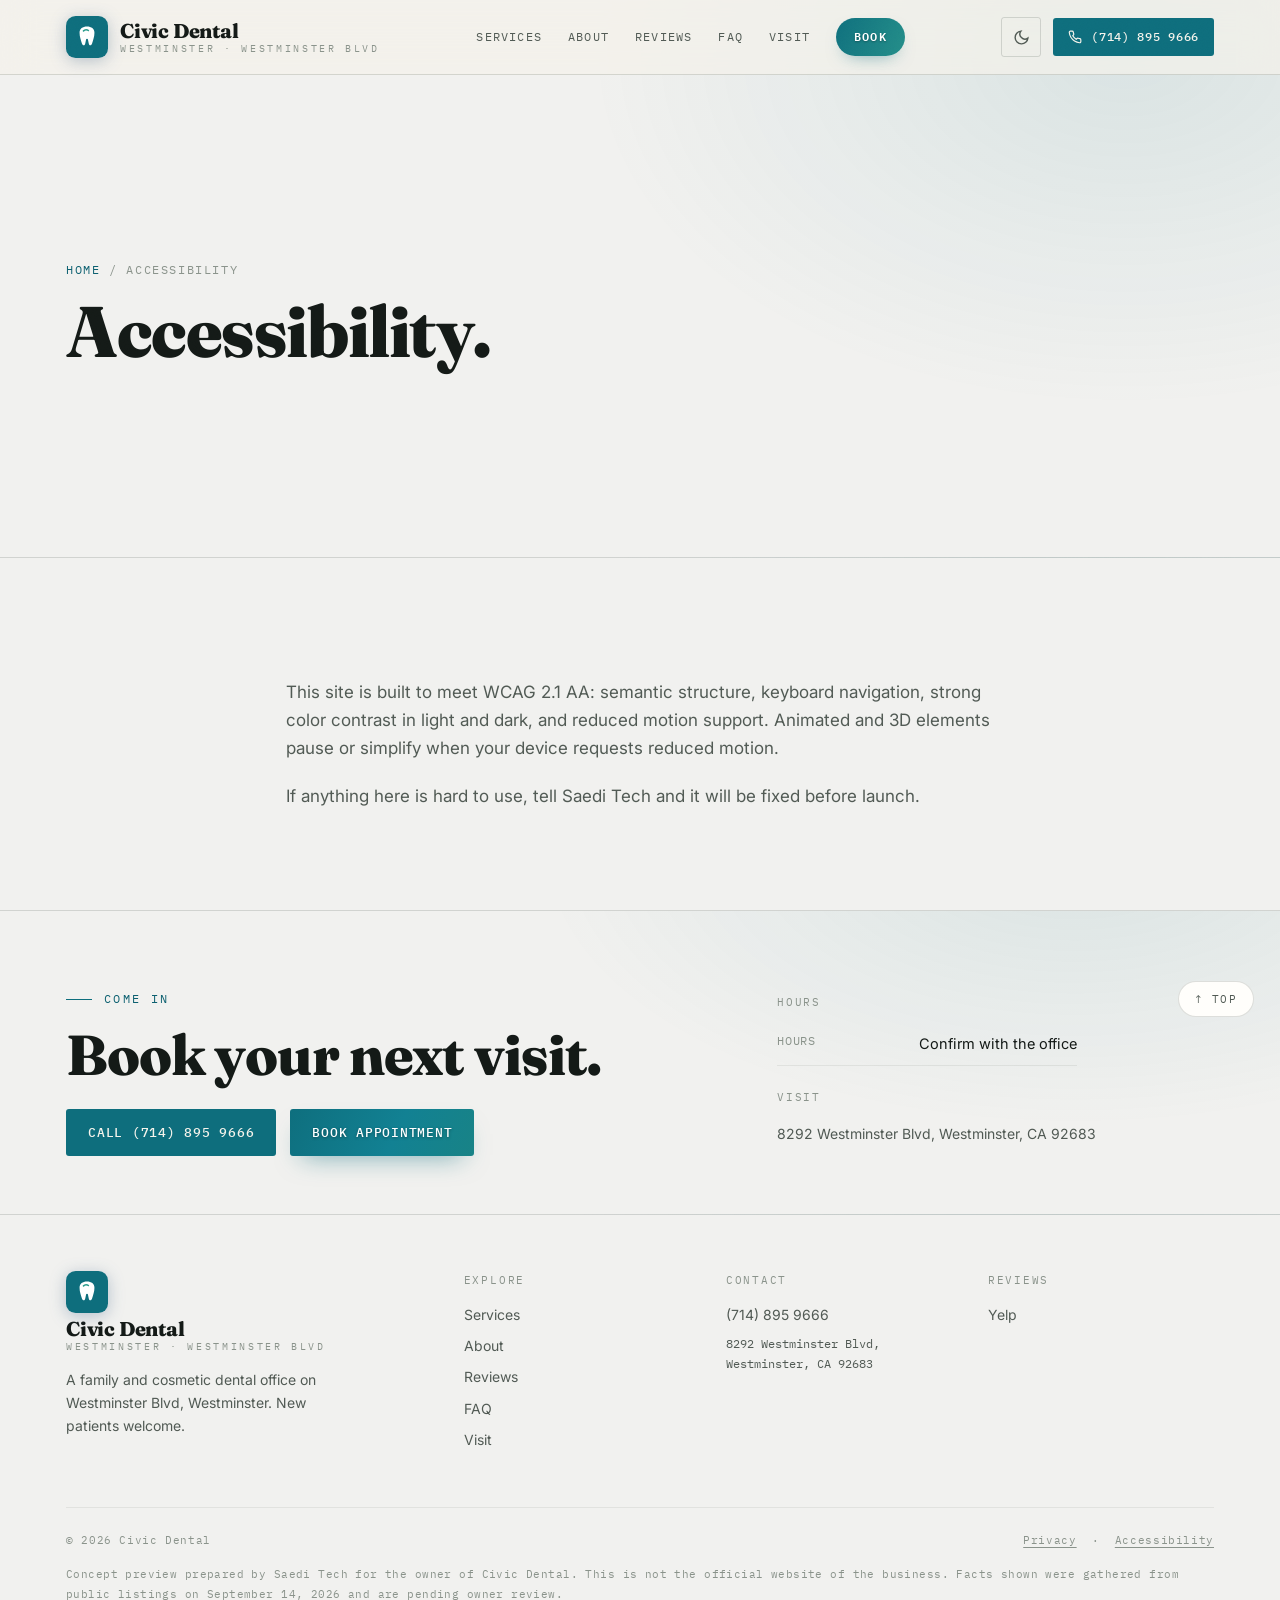
<file: accessibility.html>
<!doctype html>
<html lang="en">
<head>
<meta charset="utf-8" />
<meta name="viewport" content="width=device-width, initial-scale=1" />
<meta name="robots" content="noindex, nofollow" />
<title>Accessibility · Civic Dental</title>
<meta name="description" content="Accessibility statement for the Civic Dental website." />
<meta property="og:title" content="Accessibility · Civic Dental" /><meta property="og:type" content="website" />
<link rel="icon" href="data:image/svg+xml,%3Csvg xmlns='http://www.w3.org/2000/svg' viewBox='0 0 48 48'%3E%3Crect width='48' height='48' rx='11' fill='%230e6e7d'/%3E%3Cpath d='M24 12 C19 12 15.5 14.6 15.5 19 C15.5 24 17 27 18.2 31.4 C18.9 34 21.4 34.4 22 31.4 L23 26.6 C23.2 25.7 24.8 25.7 25 26.6 L26 31.4 C26.6 34.4 29.1 34 29.8 31.4 C31 27 32.5 24 32.5 19 C32.5 14.6 29 12 24 12 Z' fill='%23fff'/%3E%3Cpath d='M20 17 C21.6 15.4 24.2 15.4 25.6 16.6' fill='none' stroke='%232f9e8f' stroke-width='1.8' stroke-linecap='round'/%3E%3C/svg%3E">
<link rel="preconnect" href="https://fonts.googleapis.com"><link rel="preconnect" href="https://fonts.gstatic.com" crossorigin>
<link href="https://fonts.googleapis.com/css2?family=Fraunces:opsz,wght@9..144,600;9..144,700;9..144,800&family=Inter:wght@400;500;600&family=IBM+Plex+Mono:wght@400;500&display=swap" rel="stylesheet">
<link rel="stylesheet" href="assets/site.css">
<script type="importmap">{ "imports": { "three": "https://unpkg.com/three@0.160.0/build/three.module.js", "three/": "https://unpkg.com/three@0.160.0/" } }</script>

</head>
<body>
<a class="skip" href="#main">Skip to content</a>
<header class="sitehead" id="sitehead">
<nav class="top" aria-label="Main">
  <div class="wrap navin">
    <a class="logo" href="index.html" aria-label="Civic Dental, home"><svg class="emblem" viewBox="0 0 48 48" aria-hidden="true"><rect width="48" height="48" rx="11" fill="var(--indigo)"/><path d='M24 12 C19 12 15.5 14.6 15.5 19 C15.5 24 17 27 18.2 31.4 C18.9 34 21.4 34.4 22 31.4 L23 26.6 C23.2 25.7 24.8 25.7 25 26.6 L26 31.4 C26.6 34.4 29.1 34 29.8 31.4 C31 27 32.5 24 32.5 19 C32.5 14.6 29 12 24 12 Z' fill='#fff'/><path d='M20 17 C21.6 15.4 24.2 15.4 25.6 16.6' fill='none' stroke='var(--shu)' stroke-width='1.8' stroke-linecap='round'/></svg><span class="wm"><span class="n">Civic Dental</span><span class="s">Westminster · Westminster Blvd</span></span></a>
    <div class="navlinks"><a href="services.html">Services</a><a href="about.html">About</a><a href="reviews.html">Reviews</a><a href="faq.html">FAQ</a><a href="visit.html">Visit</a><a href="index.html#book">Book</a></div>
    <div class="navright">
      <button class="tgl" id="themeTgl" aria-label="Switch between day and night theme" aria-pressed="false"><svg id="icMoon" viewBox="0 0 24 24" fill="none" stroke="currentColor" stroke-width="2" stroke-linecap="round"><path d="M21 12.8A9 9 0 1 1 11.2 3a7 7 0 0 0 9.8 9.8z"/></svg><svg id="icSun" viewBox="0 0 24 24" fill="none" stroke="currentColor" stroke-width="2" stroke-linecap="round" style="display:none"><circle cx="12" cy="12" r="4"/><path d="M12 2v2M12 20v2M4.9 4.9l1.4 1.4M17.7 17.7l1.4 1.4M2 12h2M20 12h2M4.9 19.1l1.4-1.4M17.7 6.3l1.4-1.4"/></svg></button>
      <a class="btn btn-fill btn-sm" href="tel:+17148959666"><svg width="14" height="14" viewBox="0 0 24 24" fill="none" stroke="currentColor" stroke-width="2" stroke-linecap="round" aria-hidden="true"><path d="M22 16.9v3a2 2 0 0 1-2.2 2 19.8 19.8 0 0 1-8.6-3 19.5 19.5 0 0 1-6-6 19.8 19.8 0 0 1-3-8.7A2 2 0 0 1 4.1 2h3a2 2 0 0 1 2 1.7c.13 1 .36 1.9.7 2.8a2 2 0 0 1-.45 2.1L8.1 9.9a16 16 0 0 0 6 6l1.3-1.3a2 2 0 0 1 2.1-.45c.9.34 1.8.57 2.8.7A2 2 0 0 1 22 16.9z"/></svg><span class="lbl">(714) 895 9666</span></a>
      <button class="burger" id="burger" aria-label="Open menu"><svg viewBox="0 0 24 24" fill="none" stroke="currentColor" stroke-width="2" stroke-linecap="round"><path d="M3 6h18M3 12h18M3 18h18"/></svg></button>
    </div>
  </div>
</nav>
</header>
<div class="mmenu" id="mmenu" aria-label="Menu">
  <button class="mclose" id="mclose" aria-label="Close menu">✕</button>
  <a href="services.html">Services</a><a href="about.html">About</a><a href="reviews.html">Reviews</a><a href="faq.html">FAQ</a><a href="visit.html">Visit</a><a href="tel:+17148959666">Call the office</a>
</div>
<header class="page-hero"><div class="wrap"><p class="crumb"><a href="index.html">Home</a> / Accessibility</p><h1 class="ph">Accessibility.</h1><p class="pl"></p></div></header><main id="main"><section><div class="wrap narrow prose"><p class="up">This site is built to meet WCAG 2.1 AA: semantic structure, keyboard navigation, strong color contrast in light and dark, and reduced motion support. Animated and 3D elements pause or simplify when your device requests reduced motion.</p><p class="up">If anything here is hard to use, tell Saedi Tech and it will be fixed before launch.</p></div></section></main><footer>
  <button class="backtop" id="backtop" aria-label="Back to top">↑ Top</button>
  <div class="foot-hero"><div class="wrap"><div class="foot-top">
    <div class="foot-cta"><p class="kick">Come in</p><h2>Book your next visit.</h2><div class="cta"><a class="btn btn-fill" href="tel:+17148959666">Call (714) 895 9666</a><a class="btn btn-book" href="index.html#book">Book appointment</a></div></div>
    <div class="foot-hours"><p class="ft">Hours</p><div class="hrow"><span>Hours</span><span>Confirm with the office</span></div><p class="ft" style="margin-top:22px">Visit</p><p class="addr">8292 Westminster Blvd, Westminster, CA 92683</p></div>
  </div></div></div>
  <div class="wrap foot-main">
    <div class="fgrid">
      <div class="fbrand"><a class="logo" href="index.html" aria-label="Civic Dental, home"><svg class="emblem" viewBox="0 0 48 48" aria-hidden="true"><rect width="48" height="48" rx="11" fill="var(--indigo)"/><path d='M24 12 C19 12 15.5 14.6 15.5 19 C15.5 24 17 27 18.2 31.4 C18.9 34 21.4 34.4 22 31.4 L23 26.6 C23.2 25.7 24.8 25.7 25 26.6 L26 31.4 C26.6 34.4 29.1 34 29.8 31.4 C31 27 32.5 24 32.5 19 C32.5 14.6 29 12 24 12 Z' fill='#fff'/><path d='M20 17 C21.6 15.4 24.2 15.4 25.6 16.6' fill='none' stroke='var(--shu)' stroke-width='1.8' stroke-linecap='round'/></svg><span class="wm"><span class="n">Civic Dental</span><span class="s">Westminster · Westminster Blvd</span></span></a><p>A family and cosmetic dental office on Westminster Blvd, Westminster. New patients welcome.</p></div>
      <div class="fcol"><p class="ft">Explore</p><a href="services.html">Services</a><a href="about.html">About</a><a href="reviews.html">Reviews</a><a href="faq.html">FAQ</a><a href="visit.html">Visit</a></div>
      <div class="fcol"><p class="ft">Contact</p><a href="tel:+17148959666">(714) 895 9666</a><p class="mono" style="font-size:12px">8292 Westminster Blvd, Westminster, CA 92683</p></div>
      <div class="fcol"><p class="ft">Reviews</p><a href="https://www.yelp.com/biz/civic-dental-westminster" target="_blank" rel="noopener">Yelp</a></div>
    </div>
    <div class="legal"><span>© 2026 Civic Dental</span><span><a href="privacy.html">Privacy</a> &nbsp;·&nbsp; <a href="accessibility.html">Accessibility</a></span></div>
    <p class="preview-note">Concept preview prepared by Saedi Tech for the owner of Civic Dental. This is not the official website of the business. Facts shown were gathered from public listings on September 14, 2026 and are pending owner review.</p>
  </div>
</footer>
<div class="callbar" role="navigation" aria-label="Quick actions">
  <a class="c1" href="tel:+17148959666"><svg width="14" height="14" viewBox="0 0 24 24" fill="none" stroke="currentColor" stroke-width="2" stroke-linecap="round" aria-hidden="true"><path d="M22 16.9v3a2 2 0 0 1-2.2 2 19.8 19.8 0 0 1-8.6-3 19.5 19.5 0 0 1-6-6 19.8 19.8 0 0 1-3-8.7A2 2 0 0 1 4.1 2h3a2 2 0 0 1 2 1.7c.13 1 .36 1.9.7 2.8a2 2 0 0 1-.45 2.1L8.1 9.9a16 16 0 0 0 6 6l1.3-1.3a2 2 0 0 1 2.1-.45c.9.34 1.8.57 2.8.7A2 2 0 0 1 22 16.9z"/></svg>Call the office</a>
  <a class="c2" href="visit.html">Directions</a>
</div>
<script src="assets/app.js" defer></script>
</body>
</html>
</file>
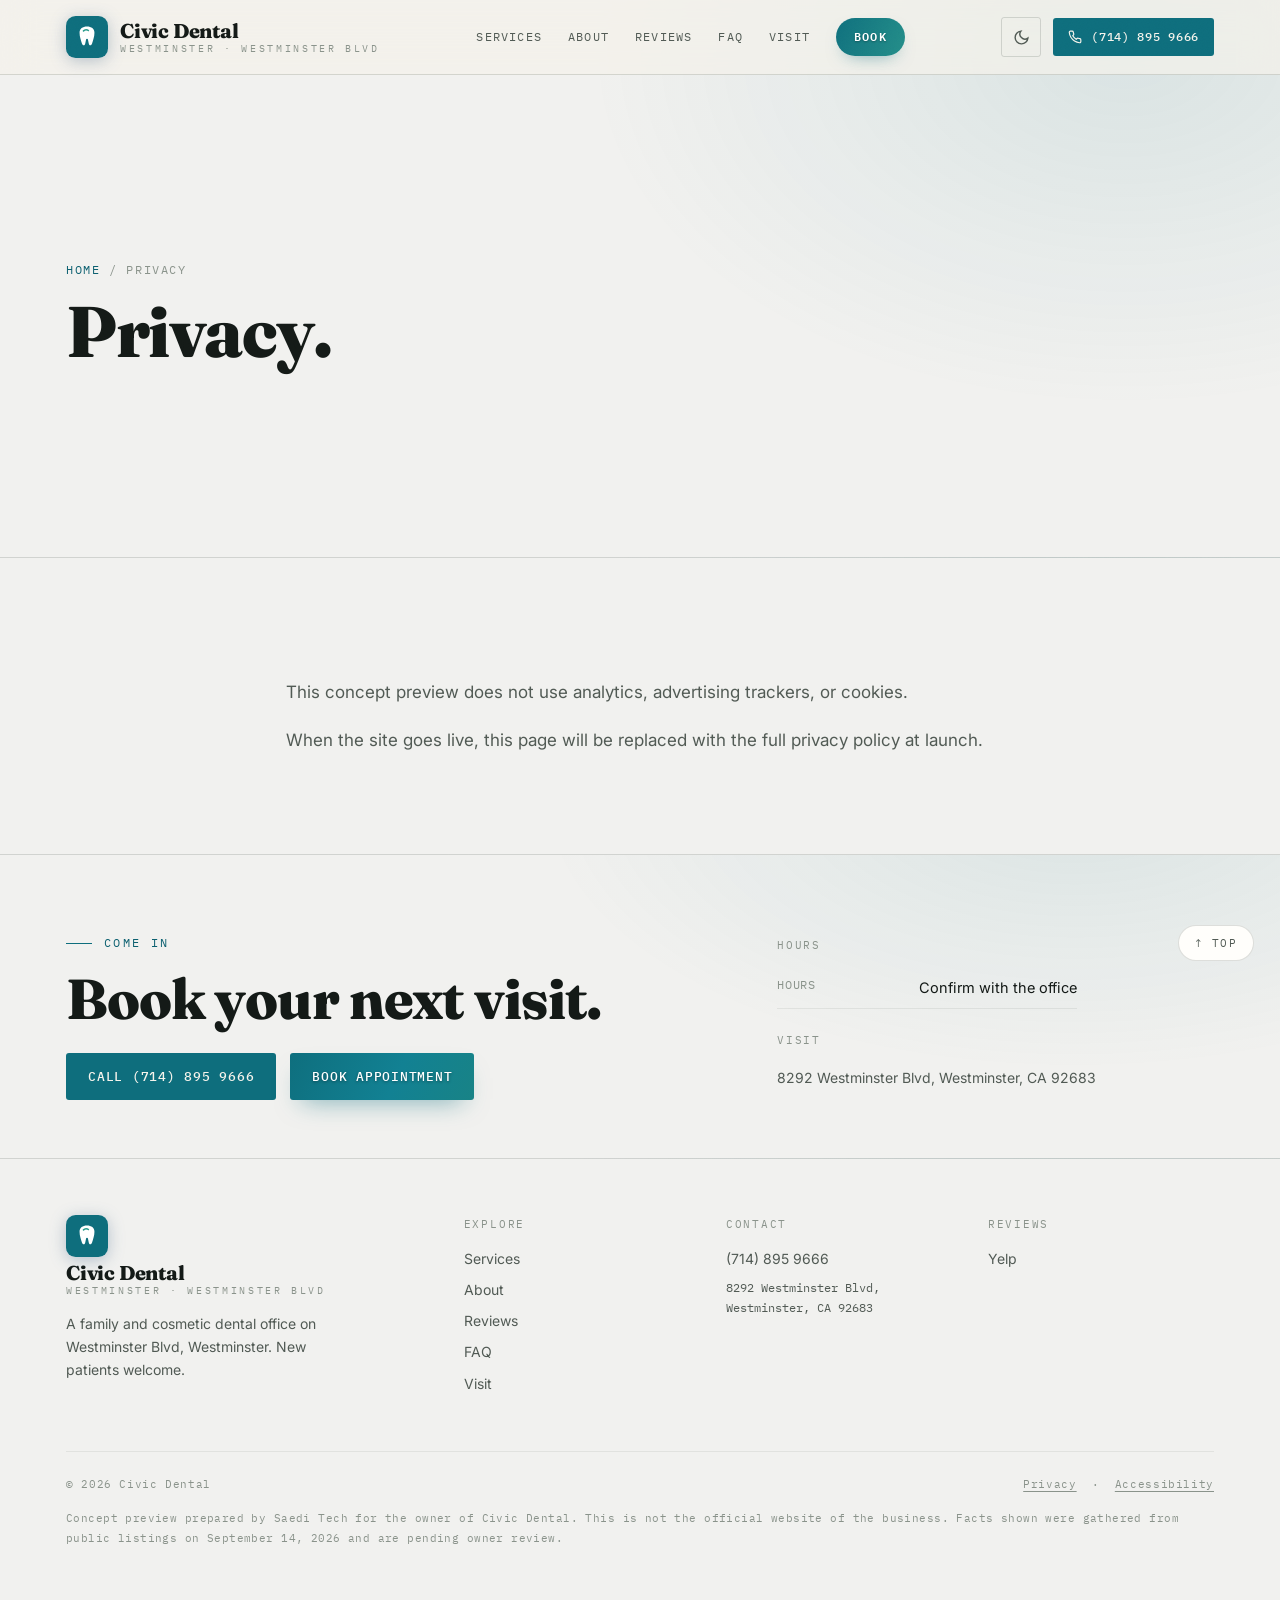
<file: privacy.html>
<!doctype html>
<html lang="en">
<head>
<meta charset="utf-8" />
<meta name="viewport" content="width=device-width, initial-scale=1" />
<meta name="robots" content="noindex, nofollow" />
<title>Privacy · Civic Dental</title>
<meta name="description" content="Privacy information for the Civic Dental website." />
<meta property="og:title" content="Privacy · Civic Dental" /><meta property="og:type" content="website" />
<link rel="icon" href="data:image/svg+xml,%3Csvg xmlns='http://www.w3.org/2000/svg' viewBox='0 0 48 48'%3E%3Crect width='48' height='48' rx='11' fill='%230e6e7d'/%3E%3Cpath d='M24 12 C19 12 15.5 14.6 15.5 19 C15.5 24 17 27 18.2 31.4 C18.9 34 21.4 34.4 22 31.4 L23 26.6 C23.2 25.7 24.8 25.7 25 26.6 L26 31.4 C26.6 34.4 29.1 34 29.8 31.4 C31 27 32.5 24 32.5 19 C32.5 14.6 29 12 24 12 Z' fill='%23fff'/%3E%3Cpath d='M20 17 C21.6 15.4 24.2 15.4 25.6 16.6' fill='none' stroke='%232f9e8f' stroke-width='1.8' stroke-linecap='round'/%3E%3C/svg%3E">
<link rel="preconnect" href="https://fonts.googleapis.com"><link rel="preconnect" href="https://fonts.gstatic.com" crossorigin>
<link href="https://fonts.googleapis.com/css2?family=Fraunces:opsz,wght@9..144,600;9..144,700;9..144,800&family=Inter:wght@400;500;600&family=IBM+Plex+Mono:wght@400;500&display=swap" rel="stylesheet">
<link rel="stylesheet" href="assets/site.css">
<script type="importmap">{ "imports": { "three": "https://unpkg.com/three@0.160.0/build/three.module.js", "three/": "https://unpkg.com/three@0.160.0/" } }</script>

</head>
<body>
<a class="skip" href="#main">Skip to content</a>
<header class="sitehead" id="sitehead">
<nav class="top" aria-label="Main">
  <div class="wrap navin">
    <a class="logo" href="index.html" aria-label="Civic Dental, home"><svg class="emblem" viewBox="0 0 48 48" aria-hidden="true"><rect width="48" height="48" rx="11" fill="var(--indigo)"/><path d='M24 12 C19 12 15.5 14.6 15.5 19 C15.5 24 17 27 18.2 31.4 C18.9 34 21.4 34.4 22 31.4 L23 26.6 C23.2 25.7 24.8 25.7 25 26.6 L26 31.4 C26.6 34.4 29.1 34 29.8 31.4 C31 27 32.5 24 32.5 19 C32.5 14.6 29 12 24 12 Z' fill='#fff'/><path d='M20 17 C21.6 15.4 24.2 15.4 25.6 16.6' fill='none' stroke='var(--shu)' stroke-width='1.8' stroke-linecap='round'/></svg><span class="wm"><span class="n">Civic Dental</span><span class="s">Westminster · Westminster Blvd</span></span></a>
    <div class="navlinks"><a href="services.html">Services</a><a href="about.html">About</a><a href="reviews.html">Reviews</a><a href="faq.html">FAQ</a><a href="visit.html">Visit</a><a href="index.html#book">Book</a></div>
    <div class="navright">
      <button class="tgl" id="themeTgl" aria-label="Switch between day and night theme" aria-pressed="false"><svg id="icMoon" viewBox="0 0 24 24" fill="none" stroke="currentColor" stroke-width="2" stroke-linecap="round"><path d="M21 12.8A9 9 0 1 1 11.2 3a7 7 0 0 0 9.8 9.8z"/></svg><svg id="icSun" viewBox="0 0 24 24" fill="none" stroke="currentColor" stroke-width="2" stroke-linecap="round" style="display:none"><circle cx="12" cy="12" r="4"/><path d="M12 2v2M12 20v2M4.9 4.9l1.4 1.4M17.7 17.7l1.4 1.4M2 12h2M20 12h2M4.9 19.1l1.4-1.4M17.7 6.3l1.4-1.4"/></svg></button>
      <a class="btn btn-fill btn-sm" href="tel:+17148959666"><svg width="14" height="14" viewBox="0 0 24 24" fill="none" stroke="currentColor" stroke-width="2" stroke-linecap="round" aria-hidden="true"><path d="M22 16.9v3a2 2 0 0 1-2.2 2 19.8 19.8 0 0 1-8.6-3 19.5 19.5 0 0 1-6-6 19.8 19.8 0 0 1-3-8.7A2 2 0 0 1 4.1 2h3a2 2 0 0 1 2 1.7c.13 1 .36 1.9.7 2.8a2 2 0 0 1-.45 2.1L8.1 9.9a16 16 0 0 0 6 6l1.3-1.3a2 2 0 0 1 2.1-.45c.9.34 1.8.57 2.8.7A2 2 0 0 1 22 16.9z"/></svg><span class="lbl">(714) 895 9666</span></a>
      <button class="burger" id="burger" aria-label="Open menu"><svg viewBox="0 0 24 24" fill="none" stroke="currentColor" stroke-width="2" stroke-linecap="round"><path d="M3 6h18M3 12h18M3 18h18"/></svg></button>
    </div>
  </div>
</nav>
</header>
<div class="mmenu" id="mmenu" aria-label="Menu">
  <button class="mclose" id="mclose" aria-label="Close menu">✕</button>
  <a href="services.html">Services</a><a href="about.html">About</a><a href="reviews.html">Reviews</a><a href="faq.html">FAQ</a><a href="visit.html">Visit</a><a href="tel:+17148959666">Call the office</a>
</div>
<header class="page-hero"><div class="wrap"><p class="crumb"><a href="index.html">Home</a> / Privacy</p><h1 class="ph">Privacy.</h1><p class="pl"></p></div></header><main id="main"><section><div class="wrap narrow prose"><p class="up">This concept preview does not use analytics, advertising trackers, or cookies.</p><p class="up">When the site goes live, this page will be replaced with the full privacy policy at launch.</p></div></section></main><footer>
  <button class="backtop" id="backtop" aria-label="Back to top">↑ Top</button>
  <div class="foot-hero"><div class="wrap"><div class="foot-top">
    <div class="foot-cta"><p class="kick">Come in</p><h2>Book your next visit.</h2><div class="cta"><a class="btn btn-fill" href="tel:+17148959666">Call (714) 895 9666</a><a class="btn btn-book" href="index.html#book">Book appointment</a></div></div>
    <div class="foot-hours"><p class="ft">Hours</p><div class="hrow"><span>Hours</span><span>Confirm with the office</span></div><p class="ft" style="margin-top:22px">Visit</p><p class="addr">8292 Westminster Blvd, Westminster, CA 92683</p></div>
  </div></div></div>
  <div class="wrap foot-main">
    <div class="fgrid">
      <div class="fbrand"><a class="logo" href="index.html" aria-label="Civic Dental, home"><svg class="emblem" viewBox="0 0 48 48" aria-hidden="true"><rect width="48" height="48" rx="11" fill="var(--indigo)"/><path d='M24 12 C19 12 15.5 14.6 15.5 19 C15.5 24 17 27 18.2 31.4 C18.9 34 21.4 34.4 22 31.4 L23 26.6 C23.2 25.7 24.8 25.7 25 26.6 L26 31.4 C26.6 34.4 29.1 34 29.8 31.4 C31 27 32.5 24 32.5 19 C32.5 14.6 29 12 24 12 Z' fill='#fff'/><path d='M20 17 C21.6 15.4 24.2 15.4 25.6 16.6' fill='none' stroke='var(--shu)' stroke-width='1.8' stroke-linecap='round'/></svg><span class="wm"><span class="n">Civic Dental</span><span class="s">Westminster · Westminster Blvd</span></span></a><p>A family and cosmetic dental office on Westminster Blvd, Westminster. New patients welcome.</p></div>
      <div class="fcol"><p class="ft">Explore</p><a href="services.html">Services</a><a href="about.html">About</a><a href="reviews.html">Reviews</a><a href="faq.html">FAQ</a><a href="visit.html">Visit</a></div>
      <div class="fcol"><p class="ft">Contact</p><a href="tel:+17148959666">(714) 895 9666</a><p class="mono" style="font-size:12px">8292 Westminster Blvd, Westminster, CA 92683</p></div>
      <div class="fcol"><p class="ft">Reviews</p><a href="https://www.yelp.com/biz/civic-dental-westminster" target="_blank" rel="noopener">Yelp</a></div>
    </div>
    <div class="legal"><span>© 2026 Civic Dental</span><span><a href="privacy.html">Privacy</a> &nbsp;·&nbsp; <a href="accessibility.html">Accessibility</a></span></div>
    <p class="preview-note">Concept preview prepared by Saedi Tech for the owner of Civic Dental. This is not the official website of the business. Facts shown were gathered from public listings on September 14, 2026 and are pending owner review.</p>
  </div>
</footer>
<div class="callbar" role="navigation" aria-label="Quick actions">
  <a class="c1" href="tel:+17148959666"><svg width="14" height="14" viewBox="0 0 24 24" fill="none" stroke="currentColor" stroke-width="2" stroke-linecap="round" aria-hidden="true"><path d="M22 16.9v3a2 2 0 0 1-2.2 2 19.8 19.8 0 0 1-8.6-3 19.5 19.5 0 0 1-6-6 19.8 19.8 0 0 1-3-8.7A2 2 0 0 1 4.1 2h3a2 2 0 0 1 2 1.7c.13 1 .36 1.9.7 2.8a2 2 0 0 1-.45 2.1L8.1 9.9a16 16 0 0 0 6 6l1.3-1.3a2 2 0 0 1 2.1-.45c.9.34 1.8.57 2.8.7A2 2 0 0 1 22 16.9z"/></svg>Call the office</a>
  <a class="c2" href="visit.html">Directions</a>
</div>
<script src="assets/app.js" defer></script>
</body>
</html>
</file>
<file: assets/site.css>
/* Civic Dental, shared design system (Saedi Tech concept preview) */
:root{
  --bg:#f1f1ef; --bg2:#e6e6e2; --card:#fffefb; --card2:#f2f2ee;
  --line:rgba(20,30,26,.14); --line2:rgba(20,30,26,.07);
  --text:#141a17; --muted:#515a54; --faint:#8a938b;
  --indigo:#0e6e7d; --indigo-2:#128193; --indigo-tx:#0c6070; --indigo-soft:rgba(14,110,125,.1);
  --shu:#2f9e8f; --shu-tx:#1f8578; --gold:#2f9e8f;
  --nav-bg:rgba(244,241,234,.72); --chip-bg:rgba(255,255,255,.6); --btn-tx:#f6f4ec;
  --hero-a:rgba(14,110,125,.14); --hero-b:rgba(47,158,143,.1); --grain:.035;
  --map-filter:saturate(.9) contrast(1.02); --ease:cubic-bezier(.16,1,.3,1);
}
:root[data-theme="night"]{
  --bg:#0c0f16; --bg2:#10141d; --card:#131824; --card2:#101521;
  --line:rgba(225,235,228,.12); --line2:rgba(225,235,228,.06);
  --text:#e9f0eb; --muted:#a4b0a8; --faint:#6e7a72;
  --indigo:#4fb3c2; --indigo-2:#63c4d2; --indigo-tx:#7ed0dc; --indigo-soft:rgba(79,179,194,.14);
  --shu:#5fc2b2; --shu-tx:#77d1c2; --gold:#5fc2b2;
  --nav-bg:rgba(8,11,16,.66); --chip-bg:rgba(16,21,29,.5); --btn-tx:#0b1310;
  --hero-a:rgba(79,179,194,.2); --hero-b:rgba(95,194,178,.14); --grain:.06;
  --map-filter:grayscale(1) invert(.92) contrast(.9) hue-rotate(180deg);
}
*{margin:0;padding:0;box-sizing:border-box}
html{scroll-behavior:smooth}
@media (prefers-reduced-motion:reduce){html{scroll-behavior:auto}}
body{background:var(--bg);color:var(--text);font-family:'Inter',system-ui,sans-serif;font-size:16px;line-height:1.65;-webkit-font-smoothing:antialiased;transition:background .5s,color .5s;overflow-x:hidden}
::selection{background:var(--indigo);color:var(--btn-tx)}
img,svg{max-width:100%}a{color:inherit}
.jp{font-family:'Noto Sans JP','Inter',sans-serif}
.mono{font-family:'IBM Plex Mono',monospace}
.wrap{max-width:1200px;margin:0 auto;padding:0 26px}
.narrow{max-width:900px}
.skip{position:absolute;left:-9999px;top:0;background:var(--indigo);color:var(--btn-tx);padding:10px 18px;z-index:200;font-weight:600}
.skip:focus{left:12px;top:12px}
:focus-visible{outline:2px solid var(--indigo);outline-offset:3px;border-radius:2px}
body::after{content:"";position:fixed;inset:0;z-index:300;pointer-events:none;opacity:var(--grain);mix-blend-mode:overlay;background-image:url("data:image/svg+xml,%3Csvg xmlns='http://www.w3.org/2000/svg' width='120' height='120'%3E%3Cfilter id='n'%3E%3CfeTurbulence type='fractalNoise' baseFrequency='.85' numOctaves='2'/%3E%3C/filter%3E%3Crect width='100%25' height='100%25' filter='url(%23n)'/%3E%3C/svg%3E")}

/* logo */
.logo{display:flex;align-items:center;gap:12px;text-decoration:none}
.logo .emblem{width:42px;height:42px;flex:none;filter:drop-shadow(0 3px 8px rgba(23,63,115,.28))}
.logo .wm{display:flex;flex-direction:column;line-height:1}
.logo .wm .n{font-family:'Fraunces',sans-serif;font-weight:800;font-size:20px;letter-spacing:-.01em;color:var(--text)}
.logo .wm .s{font-family:'IBM Plex Mono',monospace;font-size:9.5px;letter-spacing:.28em;text-transform:uppercase;color:var(--faint);margin-top:3px}
.logo .wm .s b{color:var(--shu-tx);font-weight:500}

/* header (top bar + nav) */
.sitehead{position:fixed;top:0;left:0;right:0;z-index:100}
.topbar{background:var(--indigo);color:#eaf0f8;height:40px;overflow:hidden;transition:height .35s var(--ease),opacity .3s}
.topbar .tbin{display:flex;align-items:center;justify-content:space-between;height:40px;font-family:'IBM Plex Mono',monospace;font-size:11px;letter-spacing:.11em;text-transform:uppercase}
.topbar .tb-l{color:rgba(234,240,248,.85)}.topbar .tb-l b{color:#e08a5c;font-weight:500}
.topbar .tb-r{display:flex;align-items:center;gap:16px;color:rgba(234,240,248,.85)}
.topbar .tb-r a{color:#fff;text-decoration:none}.topbar .tb-r a:hover{color:#e08a5c}
.topbar .dot2{width:5px;height:5px;border-radius:50%;background:rgba(255,255,255,.4)}
nav.top{position:relative;background:var(--nav-bg);backdrop-filter:blur(18px) saturate(1.4);-webkit-backdrop-filter:blur(18px) saturate(1.4);border-bottom:1px solid var(--line);transition:box-shadow .35s,background .35s}
.sitehead.scrolled .topbar{height:0;opacity:0}
.sitehead.scrolled nav.top{box-shadow:0 12px 34px -18px rgba(8,11,16,.5)}
.navin{display:flex;align-items:center;justify-content:space-between;height:74px;gap:18px}
@media (max-width:768px){.topbar{display:none}}
.navlinks{display:flex;gap:26px;align-items:center}
.navlinks a{font-family:'IBM Plex Mono',monospace;font-size:12px;letter-spacing:.1em;text-transform:uppercase;text-decoration:none;color:var(--muted);transition:color .25s;position:relative}
.navlinks a[aria-current="page"]{color:var(--text)}
.navlinks a::after{content:"";position:absolute;left:0;bottom:-6px;width:0;height:1.5px;background:var(--shu);transition:width .3s var(--ease)}
.navlinks a:hover::after,.navlinks a[aria-current="page"]::after{width:100%}
.navlinks a:hover{color:var(--text)}
.navright{display:flex;align-items:center;gap:12px}
.btn{display:inline-flex;align-items:center;justify-content:center;gap:9px;font-family:'IBM Plex Mono',monospace;font-size:12.5px;letter-spacing:.06em;text-transform:uppercase;font-weight:500;padding:13px 22px;border-radius:3px;text-decoration:none;border:none;cursor:pointer;transition:transform .35s var(--ease),box-shadow .35s,background .35s,color .35s}
.btn-fill{background:var(--indigo);color:var(--btn-tx)}
.btn-fill:hover{transform:translateY(-2px);box-shadow:0 14px 38px -12px var(--indigo)}
.btn-line{background:transparent;color:var(--text);border:1px solid var(--line)}
.btn-line:hover{border-color:var(--indigo);color:var(--indigo-tx)}
.btn-sm{padding:10px 15px;font-size:11.5px}
.tgl,.burger{width:40px;height:40px;border-radius:3px;border:1px solid var(--line);background:transparent;color:var(--muted);display:grid;place-items:center;cursor:pointer;transition:color .3s,border-color .3s}
.tgl:hover,.burger:hover{color:var(--indigo-tx);border-color:var(--indigo)}
.tgl svg{width:17px;height:17px}.burger{display:none}.burger svg{width:20px;height:20px}
@media (max-width:940px){.navlinks{display:none}.burger{display:grid}}
@media (max-width:560px){.logo .wm .s{display:none}.navright .btn span.lbl{display:none}}
/* mobile menu */
.mmenu{position:fixed;inset:0;z-index:150;background:var(--bg);transform:translateY(-100%);visibility:hidden;opacity:0;transition:transform .45s var(--ease),opacity .35s,visibility .35s;display:flex;flex-direction:column;padding:96px 26px 40px;overflow-y:auto}
.mmenu.open{transform:none;visibility:visible;opacity:1}
.mmenu a{font-family:'Fraunces',sans-serif;font-weight:700;font-size:30px;text-decoration:none;color:var(--text);padding:16px 0;border-bottom:1px solid var(--line)}
.mmenu a:hover{color:var(--indigo-tx)}
.mclose{position:absolute;top:22px;right:22px;width:40px;height:40px;border:1px solid var(--line);border-radius:3px;background:transparent;color:var(--text);cursor:pointer;font-size:20px}

/* generic hero for home */
header.hero{position:relative;min-height:100svh;overflow:hidden}
.sticky{position:relative;min-height:100svh;overflow:hidden;display:flex;align-items:center;padding:90px 0 44px}
/* scroll-driven exploded 3D hero */
header.hero.scroll3d{height:340vh;min-height:0;overflow:visible}
header.hero.scroll3d .sticky{position:sticky;top:0;height:100svh;min-height:0;padding:0}
.callouts{position:absolute;z-index:2;top:50%;left:26px;transform:translateY(-50%);max-width:360px;opacity:0;pointer-events:none;will-change:opacity}
.callouts h3{font-family:'Fraunces',sans-serif;font-weight:800;font-size:clamp(26px,3.2vw,40px);letter-spacing:-.02em;line-height:1.02;margin-bottom:18px}
.callout{display:flex;gap:14px;align-items:flex-start;padding:12px 0;border-top:1px solid var(--line)}
.callout .cn{font-family:'IBM Plex Mono',monospace;font-size:11px;color:var(--shu-tx);letter-spacing:.1em;padding-top:3px;min-width:24px}
.callout .cx b{font-family:'Fraunces',sans-serif;font-weight:700;font-size:16px;display:block;margin-bottom:2px}
.callout .cx span{font-size:13px;color:var(--muted)}
.hprog{position:absolute;left:0;right:0;bottom:0;height:2px;background:var(--line2);z-index:5}
.hprog i{display:block;height:100%;width:0;background:linear-gradient(90deg,var(--indigo),var(--shu))}
@media (max-width:940px){header.hero.scroll3d{height:280vh}header.hero.scroll3d .sticky{align-items:flex-start}.hero-copy{padding-top:100px}.callouts{left:26px;right:26px;max-width:none;top:40%}}
@media (prefers-reduced-motion:reduce){header.hero.scroll3d{height:auto;min-height:100svh}header.hero.scroll3d .sticky{position:relative}.callouts{display:none}.hprog{display:none}}
.hero-bg{position:absolute;inset:0;z-index:0;background:radial-gradient(60% 55% at 74% 38%,var(--hero-a),transparent 70%),radial-gradient(50% 45% at 12% 92%,var(--hero-b),transparent 70%),var(--bg)}
#gl{position:absolute;inset:0;z-index:1;width:100%;height:100%;display:block;touch-action:pan-y;cursor:grab}#gl:active{cursor:grabbing}
.hero-fb{position:absolute;z-index:1;right:6%;top:50%;transform:translateY(-50%);width:min(42vw,460px);aspect-ratio:1;border-radius:50%;background:radial-gradient(circle at 40% 35%,#2b3a52,#0c1119 70%);box-shadow:0 40px 120px -30px rgba(23,63,115,.6);display:none}
.herogrid{position:relative;z-index:2;width:100%}
.hero-copy{max-width:600px}
.tag{display:inline-flex;align-items:center;gap:12px;font-family:'IBM Plex Mono',monospace;font-size:11.5px;letter-spacing:.22em;text-transform:uppercase;color:var(--indigo-tx);margin-bottom:26px;padding:8px 14px;border:1px solid var(--line);border-radius:40px;background:var(--chip-bg);backdrop-filter:blur(6px)}
.tag .dot{width:7px;height:7px;border-radius:50%;background:var(--shu);box-shadow:0 0 0 4px rgba(201,75,46,.18)}
h1{font-family:'Fraunces',sans-serif;font-weight:800;font-size:clamp(46px,7vw,92px);line-height:.98;letter-spacing:-.025em;color:var(--text)}
h1 .in{background:linear-gradient(120deg,var(--indigo-2),var(--shu));-webkit-background-clip:text;background-clip:text;color:transparent}
.hero p.lede{font-size:clamp(16px,1.5vw,19px);color:var(--muted);max-width:500px;margin:26px 0 34px}
.cta{display:flex;gap:14px;flex-wrap:wrap}
.chips{display:flex;gap:8px;flex-wrap:wrap;margin-top:34px}
.chip{font-family:'IBM Plex Mono',monospace;font-size:11px;letter-spacing:.06em;text-transform:uppercase;color:var(--muted);border:1px solid var(--line);background:var(--chip-bg);border-radius:40px;padding:8px 14px;backdrop-filter:blur(6px)}
.badge3d{position:absolute;right:6%;bottom:12%;z-index:3;background:var(--card);border:1px solid var(--line);border-radius:6px;padding:14px 18px;box-shadow:0 20px 50px -24px rgba(18,22,28,.4);display:flex;align-items:center;gap:14px}
.badge3d .rt{font-family:'Fraunces',sans-serif;font-weight:800;font-size:26px;line-height:1}
.badge3d .rl{font-family:'IBM Plex Mono',monospace;font-size:10px;letter-spacing:.12em;text-transform:uppercase;color:var(--faint)}
.badge3d .star{color:var(--shu)}
.grab{position:absolute;z-index:4;right:6%;top:15%;display:flex;align-items:center;gap:8px;font-family:'IBM Plex Mono',monospace;font-size:10px;letter-spacing:.18em;text-transform:uppercase;color:var(--faint)}
.cue{position:absolute;bottom:34px;left:50%;transform:translateX(-50%);z-index:4;display:flex;flex-direction:column;align-items:center;gap:8px;color:var(--faint);font-family:'IBM Plex Mono',monospace;font-size:10px;letter-spacing:.22em;text-transform:uppercase}
.cue .bar{width:1px;height:34px;background:linear-gradient(var(--faint),transparent);animation:drop 2.4s var(--ease) infinite}
@keyframes drop{0%{transform:scaleY(0);transform-origin:top}45%{transform:scaleY(1);transform-origin:top}55%{transform:scaleY(1);transform-origin:bottom}100%{transform:scaleY(0);transform-origin:bottom}}
@media (prefers-reduced-motion:reduce){.cue .bar{animation:none}.grab{display:none}}
@media (max-width:940px){.hero-copy{max-width:none}.badge3d{right:auto;left:26px;bottom:8%}.grab{top:9%;right:26px}}

/* subpage banner */
.page-hero{position:relative;padding:150px 0 60px;min-height:62vh;display:flex;align-items:center;border-bottom:1px solid var(--line);background:radial-gradient(60% 90% at 88% 10%,var(--indigo-soft),transparent 70%),var(--bg);overflow:hidden}
.page-hero .wrap{position:relative;z-index:2;width:100%}
.subcanvas{position:absolute;right:-4%;top:0;bottom:0;width:52%;z-index:1;display:block;touch-action:pan-y;cursor:grab}
.subcanvas:active{cursor:grabbing}
.subgrab{position:absolute;right:6%;bottom:26px;z-index:3;display:flex;align-items:center;gap:8px;font-family:'IBM Plex Mono',monospace;font-size:10px;letter-spacing:.18em;text-transform:uppercase;color:var(--faint)}
.crumb{font-family:'IBM Plex Mono',monospace;font-size:11.5px;letter-spacing:.14em;text-transform:uppercase;color:var(--faint);margin-bottom:16px}
.crumb a{color:var(--indigo-tx);text-decoration:none}
.page-hero h1.ph{font-family:'Fraunces',sans-serif;font-weight:800;font-size:clamp(38px,5.6vw,72px);line-height:1;letter-spacing:-.02em;max-width:620px}
.page-hero p.pl{color:var(--muted);max-width:540px;margin-top:18px;font-size:17px}
@media (max-width:820px){.subcanvas{opacity:.42;width:74%;right:-10%}.page-hero{min-height:auto}}

/* marquee */
.marquee{overflow:hidden;border-top:1px solid var(--line);border-bottom:1px solid var(--line);background:var(--indigo);padding:16px 0}
.mrow{display:flex;gap:44px;white-space:nowrap;width:max-content;animation:slide 32s linear infinite;font-family:'Fraunces',sans-serif;font-weight:700;font-size:19px;letter-spacing:.02em;color:rgba(247,244,236,.9);align-items:center}
.mrow span{display:inline-flex;align-items:center;gap:44px}
.mrow .d{width:7px;height:7px;border-radius:50%;background:var(--shu)}
@keyframes slide{to{transform:translateX(-50%)}}
@media (prefers-reduced-motion:reduce){.mrow{animation:none}}

/* strip */
.strip{border-bottom:1px solid var(--line);background:var(--bg2)}
.stripin{display:grid;grid-template-columns:repeat(4,1fr)}
.stat{padding:28px 24px;border-left:1px solid var(--line)}.stat:first-child{border-left:none}.stat a{text-decoration:none}
.stat .v{font-family:'Fraunces',sans-serif;font-weight:800;font-size:27px;letter-spacing:-.01em}
.stat .v .star{color:var(--shu)}
.stat .l{font-family:'IBM Plex Mono',monospace;font-size:10.5px;letter-spacing:.14em;text-transform:uppercase;color:var(--faint);margin-top:6px}
.stat a:hover .v{color:var(--indigo-tx)}
@media (max-width:820px){.stripin{grid-template-columns:1fr 1fr}.stat:nth-child(3){border-left:none}.stat{padding:22px 20px}.stat .v{font-size:22px}}

section{padding:100px 0;scroll-margin-top:74px;position:relative}
.kick{font-family:'IBM Plex Mono',monospace;font-size:11.5px;letter-spacing:.2em;text-transform:uppercase;color:var(--indigo-tx);display:inline-flex;align-items:center;gap:12px;margin-bottom:18px}
.kick::before{content:"";width:26px;height:1px;background:var(--indigo)}
.kick .jp{color:var(--shu-tx);letter-spacing:.1em}
h2{font-family:'Fraunces',sans-serif;font-weight:800;font-size:clamp(32px,4.6vw,58px);line-height:1.0;letter-spacing:-.02em;max-width:680px}
h3.blk{font-family:'Fraunces',sans-serif;font-weight:700;font-size:24px;letter-spacing:-.01em}
.sub{color:var(--muted);max-width:600px;margin-top:18px;font-size:17px}

/* services grid */
.svcgrid{display:grid;grid-template-columns:repeat(3,1fr);gap:1px;background:var(--line);border:1px solid var(--line);border-radius:8px;overflow:hidden;margin-top:52px}
.svc{background:var(--card);padding:34px 30px 36px;position:relative;transition:background .4s;text-decoration:none;color:inherit;display:block}
.svc:hover{background:var(--card2)}
.svc .no{font-family:'IBM Plex Mono',monospace;font-size:10.5px;letter-spacing:.16em;color:var(--faint)}
.svc .ic{width:48px;height:48px;margin:20px 0;color:var(--indigo);transition:transform .5s var(--ease)}
.svc:hover .ic{transform:translateY(-4px) scale(1.06)}
.svc h3{font-family:'Fraunces',sans-serif;font-weight:700;font-size:21px;letter-spacing:-.01em;margin-bottom:10px}
.svc p{font-size:14.5px;color:var(--muted)}
.svc .more{font-family:'IBM Plex Mono',monospace;font-size:11px;letter-spacing:.1em;text-transform:uppercase;color:var(--indigo-tx);margin-top:16px;display:inline-block}
@media (max-width:920px){.svcgrid{grid-template-columns:1fr 1fr}}
@media (max-width:600px){.svcgrid{grid-template-columns:1fr}}

/* two-col feature (why) */
#why,.band{background:var(--bg2);border-top:1px solid var(--line);border-bottom:1px solid var(--line)}
.whygrid{display:grid;grid-template-columns:repeat(3,1fr);gap:42px;margin-top:56px}
.why .big{font-family:'Fraunces',sans-serif;font-weight:800;font-size:clamp(24px,2.6vw,32px);line-height:1.06;letter-spacing:-.01em;border-top:2px solid var(--indigo);padding-top:22px}
.why .big .jpb{display:block;font-family:'Noto Sans JP',sans-serif;font-weight:700;font-size:15px;color:var(--shu-tx);letter-spacing:.3em;margin-bottom:10px}
.why p{color:var(--muted);margin-top:14px;font-size:15px}
@media (max-width:820px){.whygrid{grid-template-columns:1fr;gap:32px}}

/* about + prose */
.abgrid{display:grid;grid-template-columns:1fr 1fr;gap:64px;align-items:center}
.abcopy p{color:var(--muted);margin-top:18px;font-size:17px}.abcopy p strong{color:var(--text);font-weight:600}
.prose{max-width:760px}
.prose p{color:var(--muted);font-size:17px;margin-top:20px}
.prose h2{margin-top:48px}
.prose h3{font-family:'Fraunces',sans-serif;font-weight:700;font-size:22px;margin-top:34px}
.prose ul{margin:18px 0 0 0;list-style:none;display:grid;gap:12px}
.prose ul li{position:relative;padding-left:26px;color:var(--muted)}
.prose ul li::before{content:"";position:absolute;left:0;top:9px;width:8px;height:8px;border-radius:1px;background:var(--shu)}
.photo-slot{border:1px dashed var(--line);border-radius:8px;background:var(--card);aspect-ratio:4/3.1;display:grid;place-items:center;text-align:center;padding:30px;position:relative;overflow:hidden}
.photo-slot.tall{aspect-ratio:1/1}
.photo-slot::before{content:"";position:absolute;inset:0;background:radial-gradient(circle at 70% 20%,var(--indigo-soft),transparent 60%)}
.photo-slot .ph-ic{width:56px;height:56px;color:var(--faint);margin:0 auto 14px;position:relative}
.photo-slot .t{font-family:'IBM Plex Mono',monospace;font-size:11px;letter-spacing:.14em;text-transform:uppercase;color:var(--faint);max-width:300px;line-height:1.8;position:relative}
@media (max-width:920px){.abgrid{grid-template-columns:1fr;gap:36px}}

/* gallery grid of reserved slots */
.gal{display:grid;grid-template-columns:repeat(3,1fr);gap:16px;margin-top:52px}
.gal .photo-slot{aspect-ratio:4/3.4}
@media (max-width:820px){.gal{grid-template-columns:1fr 1fr}}
@media (max-width:520px){.gal{grid-template-columns:1fr}}

/* ===== photographic bands (licensed placeholder imagery) ===== */
.photoband{position:relative;min-height:82vh;display:flex;align-items:flex-end;overflow:hidden;border-top:1px solid var(--line);border-bottom:1px solid var(--line)}
.photoband .pbimg{position:absolute;inset:-12% 0;z-index:0;background-size:cover;background-position:center;will-change:transform}
.photoband::after{content:"";position:absolute;inset:0;z-index:1;background:linear-gradient(180deg,rgba(6,9,14,.2),rgba(6,9,14,.78)),linear-gradient(90deg,rgba(23,63,115,.5),transparent 62%)}
.photoband.right::after{background:linear-gradient(180deg,rgba(6,9,14,.2),rgba(6,9,14,.78)),linear-gradient(270deg,rgba(201,75,46,.4),transparent 62%)}
.photoband .pbin{position:relative;z-index:2;width:100%;padding:60px 0 66px;color:#f4f1ea}
.photoband .pbk{font-family:'IBM Plex Mono',monospace;font-size:11.5px;letter-spacing:.2em;text-transform:uppercase;color:#e08a5c;margin-bottom:14px;display:inline-flex;align-items:center;gap:12px}
.photoband .pbk::before{content:"";width:26px;height:1px;background:#e08a5c}
.photoband h2{color:#f7f5ef;max-width:760px}
.photoband p{color:rgba(244,241,234,.86);max-width:520px;margin-top:16px;font-size:17px}
.photoband .sampletag{position:absolute;top:26px;right:26px;z-index:2;font-family:'IBM Plex Mono',monospace;font-size:9.5px;letter-spacing:.14em;text-transform:uppercase;color:rgba(244,241,234,.72);background:rgba(0,0,0,.35);padding:6px 11px;border-radius:20px;backdrop-filter:blur(4px)}
@media (max-width:820px){.photoband{min-height:72vh}}

/* real image fills (about, gallery) */
.imgfill{border-radius:8px;overflow:hidden;position:relative;background:var(--bg2);border:1px solid var(--line)}
.imgfill img{width:100%;height:100%;object-fit:cover;display:block;transition:transform 1.2s var(--ease)}
.imgfill:hover img{transform:scale(1.05)}
.imgfill .stamp{position:absolute;bottom:8px;left:8px;font-family:'IBM Plex Mono',monospace;font-size:9px;letter-spacing:.12em;text-transform:uppercase;color:#fff;background:rgba(0,0,0,.5);padding:4px 8px;border-radius:20px;backdrop-filter:blur(3px)}
.abgrid .imgfill{aspect-ratio:4/3.1}
.gal2{display:grid;grid-template-columns:repeat(3,1fr);gap:14px;margin-top:52px}
.gal2 .imgfill{aspect-ratio:4/3.3}
.gal2 .imgfill.wide{grid-column:span 2;aspect-ratio:auto}
@media (max-width:820px){.gal2{grid-template-columns:1fr 1fr}}
@media (max-width:520px){.gal2{grid-template-columns:1fr}.gal2 .imgfill.wide{grid-column:span 1}}

/* mobile hero: clean stacked layout, 3D in its own frame (no overlap) */
@media (max-width:940px){
  header.hero.scroll3d{height:auto;min-height:auto}
  header.hero.scroll3d .sticky{position:relative;height:auto;min-height:auto;display:flex;flex-direction:column;padding:104px 0 46px;align-items:stretch}
  .hero .herogrid{order:1}
  .hero-copy{padding-top:0!important}
  #gl{position:relative;inset:auto;order:2;width:100%;height:50vh;margin-top:28px;border:1px solid var(--line);border-radius:14px;background:linear-gradient(180deg,var(--card2),var(--bg2))}
  .hero .hero-bg{display:none}
  .hero .badge3d,.hero .callouts,.hero .hprog,.hero .cue{display:none}
  .hero .grab{position:static;order:3;align-self:center;margin-top:14px;background:transparent;border:none;padding:0;color:var(--faint)}
  .hero .chip{background:var(--card);border-color:var(--line);color:var(--text)}
  .hero .tag{background:var(--card)}
}

/* reviews */
.revgrid{display:grid;grid-template-columns:1fr 1fr;gap:20px;margin-top:52px}
.rev{background:var(--card);border:1px solid var(--line);border-radius:8px;padding:34px;text-decoration:none;display:block;transition:transform .4s var(--ease),box-shadow .4s}
.rev:hover{transform:translateY(-5px);box-shadow:0 26px 60px -30px rgba(18,22,28,.4)}
.rev .plat{font-family:'IBM Plex Mono',monospace;font-size:11px;letter-spacing:.16em;text-transform:uppercase;color:var(--faint)}
.rev .score{font-family:'Fraunces',sans-serif;font-weight:800;font-size:46px;margin:14px 0 4px;letter-spacing:-.02em}
.rev .stars{color:var(--shu);letter-spacing:3px;font-size:15px}
.rev .go{font-family:'IBM Plex Mono',monospace;font-size:12px;letter-spacing:.09em;text-transform:uppercase;color:var(--indigo-tx);margin-top:18px;display:inline-block}
.revnote{font-family:'IBM Plex Mono',monospace;font-size:11px;letter-spacing:.06em;color:var(--faint);margin-top:18px}
@media (max-width:700px){.revgrid{grid-template-columns:1fr}}

/* visit + form */
.visitgrid{display:grid;grid-template-columns:.9fr 1.1fr;gap:20px;margin-top:52px}
.vcard{background:var(--card);border:1px solid var(--line);border-radius:8px;padding:34px}
.vcard h3{font-family:'Fraunces',sans-serif;font-weight:700;font-size:20px;margin-bottom:18px}
.vrow{display:flex;justify-content:space-between;gap:16px;padding:12px 0;border-bottom:1px solid var(--line2);font-size:14.5px}
.vrow:last-child{border-bottom:none}
.vrow .k{font-family:'IBM Plex Mono',monospace;font-size:11.5px;letter-spacing:.1em;text-transform:uppercase;color:var(--faint);padding-top:2px}
.vrow .d{text-align:right}.vrow .d a{color:var(--indigo-tx);text-decoration:none}.vrow .closed{color:var(--faint)}
.mapbox{border:1px solid var(--line);border-radius:8px;overflow:hidden;min-height:400px}
.mapbox iframe{width:100%;height:100%;min-height:400px;border:0;display:block;filter:var(--map-filter)}
.form{background:var(--card);border:1px solid var(--line);border-radius:8px;padding:36px}
.fg{margin-bottom:16px}
label{display:block;font-family:'IBM Plex Mono',monospace;font-size:11px;letter-spacing:.1em;text-transform:uppercase;color:var(--faint);margin-bottom:8px}
input,select,textarea{width:100%;background:var(--bg);border:1px solid var(--line);border-radius:3px;padding:13px 15px;color:var(--text);font-family:'Inter',sans-serif;font-size:15px;transition:border-color .3s}
input:focus,select:focus,textarea:focus{outline:none;border-color:var(--indigo)}
.row2{display:grid;grid-template-columns:1fr 1fr;gap:16px}
.hp{position:absolute;left:-9999px;width:1px;height:1px;overflow:hidden}
.sub-btn{width:100%;justify-content:center;margin-top:6px}
.formnote{font-family:'IBM Plex Mono',monospace;font-size:10.5px;letter-spacing:.05em;color:var(--faint);text-align:center;margin-top:14px}
.form-done{text-align:center;padding:36px 10px}
.form-done .ok{width:64px;height:64px;border-radius:50%;background:var(--indigo);color:var(--btn-tx);display:grid;place-items:center;margin:0 auto 20px;font-size:28px}
.form-done h3{font-family:'Fraunces',sans-serif;font-weight:800;font-size:26px}
.form-done p{color:var(--muted);margin-top:10px;font-size:15px}
@media (max-width:920px){.visitgrid{grid-template-columns:1fr}.row2{grid-template-columns:1fr}}

/* faq */
.faq{margin-top:48px;max-width:820px}
.faq details{border-top:1px solid var(--line);padding:6px 0}
.faq details[open]{padding-bottom:8px}
.faq summary{list-style:none;cursor:pointer;padding:22px 0;font-family:'Fraunces',sans-serif;font-weight:700;font-size:19px;display:flex;justify-content:space-between;gap:20px;align-items:center}
.faq summary::-webkit-details-marker{display:none}
.faq summary::after{content:"+";font-family:'IBM Plex Mono',monospace;color:var(--indigo-tx);font-size:22px;transition:transform .3s}
.faq details[open] summary::after{transform:rotate(45deg)}
.faq p{color:var(--muted);padding:0 0 8px;font-size:15.5px;max-width:680px}

/* cta band */
.ctaband{background:var(--indigo);color:var(--btn-tx);text-align:center}
.ctaband h2{color:#f5f7fb;margin:0 auto}
.ctaband p{color:rgba(245,247,251,.82);margin:16px auto 30px;font-size:17px;max-width:560px}
.ctaband .cta{justify-content:center}
.ctaband .btn-fill{background:#f5f7fb;color:var(--indigo-tx)}
.ctaband .btn-line{border-color:rgba(245,247,251,.5);color:#f5f7fb}
.ctaband .btn-line:hover{border-color:#f5f7fb;color:#f5f7fb}

/* footer */
footer{border-top:1px solid var(--line);padding:0 0 120px;background:var(--bg);position:relative;overflow:hidden}
.foot-hero{position:relative;padding:70px 0 58px;border-bottom:1px solid var(--line);background:radial-gradient(60% 130% at 84% -20%,var(--indigo-soft),transparent 70%)}
.foot-top{display:grid;grid-template-columns:1.5fr 1fr;gap:56px;align-items:center}
.foot-cta h2{font-family:'Fraunces',sans-serif;font-weight:800;font-size:clamp(30px,4.4vw,58px);line-height:1;letter-spacing:-.02em}
.foot-cta .cta{margin-top:26px;display:flex;gap:14px;flex-wrap:wrap}
.foot-hours .ft{font-family:'IBM Plex Mono',monospace;font-size:11px;letter-spacing:.16em;text-transform:uppercase;color:var(--faint);margin-bottom:12px}
.hrow{display:flex;justify-content:space-between;gap:20px;padding:9px 0;border-bottom:1px solid var(--line2);font-size:14.5px;max-width:300px}
.hrow span:first-child{font-family:'IBM Plex Mono',monospace;font-size:11.5px;letter-spacing:.06em;text-transform:uppercase;color:var(--faint)}
.hrow .closed{color:var(--faint)}
.foot-hours .addr{font-size:14px;color:var(--muted);margin-top:16px}
.foot-main{padding-top:56px}
.backtop{position:absolute;right:26px;top:70px;z-index:3;display:inline-flex;align-items:center;gap:8px;font-family:'IBM Plex Mono',monospace;font-size:10.5px;letter-spacing:.14em;text-transform:uppercase;color:var(--muted);background:var(--card);border:1px solid var(--line);border-radius:40px;padding:10px 16px;cursor:pointer;text-decoration:none;transition:color .3s,border-color .3s}
.backtop:hover{color:var(--indigo-tx);border-color:var(--indigo)}
@media (max-width:820px){.foot-top{grid-template-columns:1fr;gap:30px}.foot-main{padding-top:40px}.backtop{display:none}}
.fgrid{display:grid;grid-template-columns:1.6fr 1fr 1fr 1fr;gap:36px;align-items:start}
.fbrand p{color:var(--muted);font-size:14px;margin-top:16px;max-width:260px}
.fgrid .ft{font-family:'IBM Plex Mono',monospace;font-size:11px;letter-spacing:.16em;text-transform:uppercase;color:var(--faint);margin-bottom:14px}
.fgrid a,.fcol p{font-size:14px;color:var(--muted);text-decoration:none;display:block;margin-bottom:8px}
.fgrid a:hover{color:var(--indigo-tx)}
.legal{margin-top:48px;padding-top:24px;border-top:1px solid var(--line2);display:flex;justify-content:space-between;gap:20px;flex-wrap:wrap;font-family:'IBM Plex Mono',monospace;font-size:10.5px;letter-spacing:.06em;color:var(--faint)}
.legal a{color:var(--faint);text-decoration:underline;text-underline-offset:3px}.legal a:hover{color:var(--indigo-tx)}
.preview-note{margin-top:16px;font-family:'IBM Plex Mono',monospace;font-size:10.5px;letter-spacing:.04em;color:var(--faint);line-height:1.9}
@media (max-width:820px){.fgrid{grid-template-columns:1fr 1fr;gap:30px}}
@media (max-width:520px){.fgrid{grid-template-columns:1fr}}

.callbar{position:fixed;left:0;right:0;bottom:0;z-index:120;display:none;grid-template-columns:1fr 1fr;gap:1px;background:var(--line);border-top:1px solid var(--line)}
.callbar a{display:flex;align-items:center;justify-content:center;gap:9px;padding:16px 10px;font-family:'IBM Plex Mono',monospace;font-size:12.5px;letter-spacing:.08em;text-transform:uppercase;text-decoration:none;font-weight:500}
.callbar .c1{background:var(--indigo);color:var(--btn-tx)}.callbar .c2{background:var(--card);color:var(--text)}
@media (max-width:767px){.callbar{display:grid}}

.up,.rv{opacity:0;transform:translateY(30px);transition:opacity 1s var(--ease),transform 1s var(--ease)}
.up.in,.rv.in{opacity:1;transform:none}
.rv.clip{clip-path:inset(0 0 100% 0);transform:none;transition:clip-path 1.1s var(--ease),opacity 1.1s var(--ease)}
.rv.clip.in{clip-path:inset(0 0 0 0)}
@media (prefers-reduced-motion:reduce){.up,.rv{opacity:1;transform:none;clip-path:none;transition:none}[data-parallax]{transform:none!important}}

/* count-up band */
.countband{background:var(--indigo);color:#f5f7fb;border-top:1px solid var(--line);border-bottom:1px solid var(--line)}
.countgrid{display:grid;grid-template-columns:repeat(3,1fr);gap:30px;text-align:center}
.countgrid .cnum{font-family:'Fraunces',sans-serif;font-weight:800;font-size:clamp(44px,7vw,80px);line-height:1;letter-spacing:-.02em}
.countgrid .cnum .star{color:var(--shu)}
.countgrid .clab{font-family:'IBM Plex Mono',monospace;font-size:11px;letter-spacing:.16em;text-transform:uppercase;color:rgba(245,247,251,.72);margin-top:12px}
.countgrid .cbar{width:40px;height:2px;background:var(--shu);margin:16px auto 0}
@media (max-width:700px){.countgrid{grid-template-columns:1fr;gap:34px}}

/* cinematic garage (scroll-scrubbed) */
.garage{position:relative;height:320vh}
.garage .stage{position:sticky;top:0;height:100svh;overflow:hidden;display:flex;align-items:flex-end;background:radial-gradient(75% 75% at 50% 30%,var(--indigo-soft),transparent 72%),var(--bg2)}
.garage .gsvg{position:absolute;inset:0;z-index:1;width:100%;height:100%}
.garage .stagewrap{position:relative;z-index:2;width:100%;padding-bottom:8vh}
.garage .glabel{font-family:'IBM Plex Mono',monospace;font-size:11.5px;letter-spacing:.2em;text-transform:uppercase;color:var(--indigo-tx);margin-bottom:10px;display:flex;align-items:center;gap:12px}
.garage .glabel::before{content:"";width:26px;height:1px;background:var(--indigo)}
.garage .gsteps{display:grid;gap:10px;max-width:560px}
.garage .g-step{font-family:'Fraunces',sans-serif;font-weight:800;font-size:clamp(24px,3.4vw,40px);line-height:1.05;letter-spacing:-.01em;opacity:.18;transition:opacity .4s}
.garage .g-step b{color:var(--shu-tx)}
.garage .g-pt{transition:opacity .4s,transform .4s;transform-origin:center;transform-box:fill-box;opacity:0}
.garage .ghint{position:absolute;top:96px;left:50%;transform:translateX(-50%);z-index:3;font-family:'IBM Plex Mono',monospace;font-size:10px;letter-spacing:.22em;text-transform:uppercase;color:var(--faint)}
@media (prefers-reduced-motion:reduce){.garage{height:auto;min-height:100svh}.garage .stage{position:relative}.garage .g-step{opacity:1}.garage .ghint{display:none}}
@media (max-width:820px){
  .garage{height:260vh}
  .garage .stage{align-items:flex-end}
  .garage .gsvg{top:8%;bottom:auto;height:52%}
  .garage .stagewrap{padding:26px 0 12vh;background:linear-gradient(transparent,var(--bg2) 22%)}
  .garage .g-step{font-size:22px}
  .garage .ghint{top:88px}
}

/* ---- 3D object showcase (shared objects3d.js) ---- */
.show3d .o3grid{display:grid;grid-template-columns:repeat(3,1fr);gap:18px;margin-top:34px}
.show3d .o3{margin:0;background:var(--card);border:1px solid var(--line);border-radius:18px;overflow:hidden;box-shadow:0 30px 60px -40px rgba(15,20,26,.5);position:relative}
.show3d .o3 canvas.obj3d{display:block;width:100%;height:300px;cursor:grab;touch-action:none;background:radial-gradient(130% 120% at 50% 12%, color-mix(in srgb,var(--indigo) 12%, transparent), transparent 68%)}
.show3d .o3 canvas.obj3d:active{cursor:grabbing}
.show3d .o3 figcaption{display:flex;align-items:center;justify-content:space-between;padding:13px 17px;font-family:'IBM Plex Mono',monospace;font-size:12px;letter-spacing:.06em;text-transform:uppercase;border-top:1px solid var(--line);color:var(--text)}
.show3d .o3 figcaption .drag{color:var(--faint);text-transform:none;letter-spacing:0;font-size:11px}
@media(max-width:820px){.show3d .o3grid{grid-template-columns:1fr;gap:14px}.show3d .o3 canvas.obj3d{height:270px}}

/* ---- distributed 3D moments (spread across page) ---- */
.obj3dband{padding:66px 0;border-top:1px solid var(--line2)}
.obj3dband .o3b{display:flex;gap:40px;align-items:center;flex-wrap:wrap}
.obj3dband .o3b-art{flex:1 1 360px;background:radial-gradient(130% 120% at 50% 14%, color-mix(in srgb,var(--indigo) 13%, transparent), transparent 66%);border:1px solid var(--line);border-radius:22px;overflow:hidden;box-shadow:0 34px 70px -46px rgba(15,20,26,.5)}
.obj3dband.alt .o3b-art{order:2}
.obj3dband .o3b-copy{flex:1 1 320px}
.obj3dband canvas.obj3d{display:block;width:100%;height:380px;cursor:grab;touch-action:none}
.obj3dband canvas.obj3d:active{cursor:grabbing}
.obj3dband .o3b-copy .kick{font-family:'IBM Plex Mono',monospace;font-size:12px;letter-spacing:.2em;text-transform:uppercase;color:var(--indigo-tx);margin-bottom:14px}
.obj3dband .o3b-copy h2{font-size:clamp(26px,3.4vw,40px);letter-spacing:-.02em;line-height:1.04;margin-bottom:14px}
.obj3dband .o3b-copy p{color:var(--muted);max-width:42ch;margin-bottom:16px}
.obj3dband .o3b-copy .drag{display:inline-flex;align-items:center;gap:8px;font-family:'IBM Plex Mono',monospace;font-size:11.5px;letter-spacing:.06em;text-transform:uppercase;color:var(--faint);border:1px solid var(--line);border-radius:40px;padding:8px 14px}
@media(max-width:820px){.obj3dband{padding:44px 0}.obj3dband .o3b-art{order:0!important;flex-basis:100%}.obj3dband canvas.obj3d{height:300px}}

/* ---- booking ---- */
.bookband{padding:78px 0;background:var(--card2);border-top:1px solid var(--line);border-bottom:1px solid var(--line)}
.bookband .bookgrid{display:grid;grid-template-columns:1fr 1fr;gap:46px;align-items:start}
.bookband .bookfacts{margin-top:22px;display:flex;flex-direction:column;gap:9px;color:var(--muted);font-size:14px}
.bookband .bookfacts b{color:var(--text);font-weight:600}
.bookform{background:var(--card);border:1px solid var(--line);border-radius:22px;padding:28px;display:flex;flex-direction:column;gap:15px;box-shadow:0 34px 70px -48px rgba(15,20,26,.45);position:relative}
.bookform label{display:flex;flex-direction:column;gap:6px;font-size:12.5px;font-weight:600;letter-spacing:.02em;color:var(--text)}
.bookform input,.bookform select{font:inherit;font-weight:400;padding:12px 14px;border:1px solid var(--line);border-radius:11px;background:var(--bg);color:var(--text)}
.bookform input:focus,.bookform select:focus{outline:2px solid var(--indigo);outline-offset:1px}
.bookform .hp{position:absolute;left:-9999px;width:1px;height:1px;overflow:hidden}
.bookform button{margin-top:4px}
.bookform .bookmini{font-size:12px;color:var(--faint);margin:0;text-align:center}
.form-done{text-align:center;padding:26px 10px}
.form-done .ok{width:54px;height:54px;border-radius:50%;background:var(--indigo);color:var(--btn-tx);display:grid;place-items:center;font-size:27px;margin:0 auto 14px}
.form-done h3{margin-bottom:8px}.form-done p{color:var(--muted);font-size:14px}
@media(max-width:820px){.bookband .bookgrid{grid-template-columns:1fr;gap:28px}}

/* ---- hero layout + background variants (diversify) ---- */
.hero.hl-left .hero-copy{margin-left:auto;margin-right:0}
.hero.hl-left .callouts{left:auto;right:26px}
.hero.hb-2 .hero-bg{background:radial-gradient(52% 48% at 18% 26%,var(--hero-a),transparent 70%),radial-gradient(46% 42% at 90% 88%,var(--hero-b),transparent 70%),var(--bg)}
.hero.hb-3 .hero-bg{background:linear-gradient(125deg,var(--hero-a),transparent 52%),radial-gradient(48% 58% at 86% 16%,var(--hero-b),transparent 72%),var(--bg)}
.hero.hb-grid .hero-bg{background-image:radial-gradient(58% 52% at 72% 36%,var(--hero-a),transparent 70%),linear-gradient(var(--line2) 1px,transparent 1px),linear-gradient(90deg,var(--line2) 1px,transparent 1px);background-size:auto,46px 46px,46px 46px;background-color:var(--bg)}
.hero.hb-diag .hero-bg{background:repeating-linear-gradient(45deg,var(--hero-a) 0,var(--hero-a) 2px,transparent 2px,transparent 26px),radial-gradient(50% 52% at 18% 82%,var(--hero-b),transparent 72%),var(--bg)}

/* ---- vibrant booking button (mix of both brand colors) ---- */
.btn-book{background:linear-gradient(115deg,var(--indigo) 0%,var(--indigo-2) 40%,var(--shu-tx) 100%);color:#fff;border:none;background-size:150% 150%;background-position:0% 50%;text-shadow:0 1px 3px rgba(0,0,0,.38);box-shadow:0 12px 26px -12px color-mix(in srgb,var(--indigo) 55%,transparent);transition:background-position .55s var(--ease),transform .2s,box-shadow .3s,filter .3s}
.btn-book:hover{background-position:100% 50%;transform:translateY(-1px);box-shadow:0 18px 32px -12px color-mix(in srgb,var(--indigo) 62%,transparent)}
.btn-book:active{transform:translateY(0)}
.navlinks a[href$="#book"],.navlinks a[href$="#book"]:hover{color:var(--shu-tx);font-weight:600}

/* ---- hero overlap fix: reserve header space + fit tall headlines (desktop) ---- */
@media (min-width:941px){
  header.hero.scroll3d .sticky{padding:126px 0 64px !important;align-items:center}
  header.hero.scroll3d h1{font-size:clamp(44px,5.6vw,74px)}
  .callouts{top:calc(50% + 30px)}
}

/* ---- prominent animated Book pill in header nav ---- */
.navlinks a[href$="#book"]{background:linear-gradient(115deg,var(--indigo),var(--shu));color:#fff !important;padding:9px 18px;border-radius:40px;text-shadow:0 1px 2px rgba(0,0,0,.3);box-shadow:0 8px 18px -9px color-mix(in srgb,var(--indigo) 55%,transparent);background-size:160% 160%;background-position:0% 50%;transition:background-position .55s var(--ease),transform .2s,box-shadow .3s}
.navlinks a[href$="#book"]:hover{background-position:100% 50%;transform:translateY(-1px);box-shadow:0 12px 22px -9px color-mix(in srgb,var(--indigo) 62%,transparent)}
.navlinks a[href$="#book"]::after{display:none !important}
/* ---- footer reveal + CTA polish ---- */
.foot-hero .foot-cta h2{transition:transform .7s var(--ease),opacity .7s var(--ease)}

/* ---- 3D moments: object only, no marketing copy (beauty) ---- */
.obj3dband{padding:52px 0}
.obj3dband .o3b.o3b-solo{flex-direction:column;align-items:center;gap:14px}
.obj3dband .o3b-solo .o3b-art{flex:0 1 auto;width:100%;max-width:600px}
.obj3dband .o3b-solo .o3b-hint{font-family:'IBM Plex Mono',monospace;font-size:11px;letter-spacing:.16em;text-transform:uppercase;color:var(--faint)}
</file>
